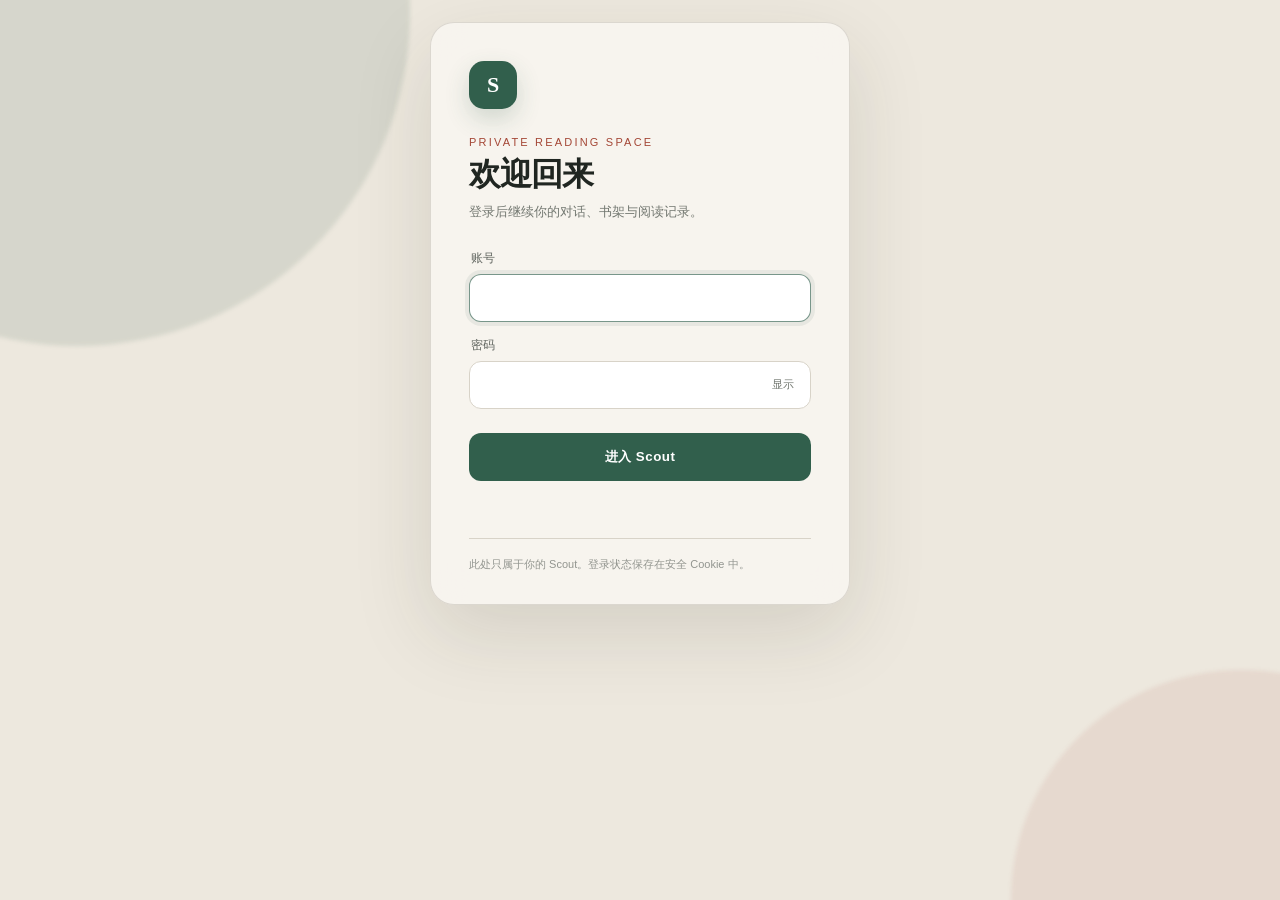
<file: web/login.html>
<!doctype html>
<html lang="zh-CN">
<head>
  <meta charset="utf-8">
  <meta name="viewport" content="width=device-width, initial-scale=1, viewport-fit=cover">
  <meta name="theme-color" content="#ede8de">
  <title>登录 · Scout</title>
  <style>
    :root { color-scheme: light; --ink:#202621; --soft:#737871; --moss:#315f4c; --dark:#244839; --paper:#f8f5ef; --line:#d8d3c8; --red:#a44736; }
    * { box-sizing:border-box; }
    html, body { min-height:100%; margin:0; }
    body { display:grid; place-items:center; overflow:hidden; padding:22px; color:var(--ink); background:#ede8de; font-family:Inter,"Noto Sans SC","PingFang SC",sans-serif; }
    body::before, body::after { content:""; position:fixed; border-radius:999px; filter:blur(2px); pointer-events:none; }
    body::before { width:52vw; height:52vw; left:-20vw; top:-25vw; background:rgba(49,95,76,.12); }
    body::after { width:36vw; height:36vw; right:-15vw; bottom:-18vw; background:rgba(164,71,54,.09); }
    main { position:relative; z-index:1; width:min(420px,100%); padding:38px 38px 32px; border:1px solid rgba(93,87,74,.18); border-radius:24px; background:rgba(248,245,239,.92); box-shadow:0 28px 80px rgba(48,44,34,.13); backdrop-filter:blur(18px); }
    .mark { width:48px; height:48px; display:grid; place-items:center; border-radius:15px; color:white; background:var(--moss); font:600 22px Georgia,serif; box-shadow:0 10px 24px rgba(49,95,76,.2); }
    .eyebrow { display:block; margin-top:27px; color:var(--red); font-size:11px; letter-spacing:.2em; }
    h1 { margin:8px 0 8px; font:600 32px/1.15 Georgia,"Noto Serif SC",serif; letter-spacing:-.03em; }
    .intro { margin:0 0 27px; color:var(--soft); font-size:13px; line-height:1.7; }
    label { display:block; margin-top:15px; }
    label span { display:block; margin:0 0 7px 2px; color:#5f645e; font-size:12px; }
    .field { position:relative; }
    input { width:100%; height:48px; padding:0 14px; border:1px solid var(--line); border-radius:12px; outline:none; color:var(--ink); background:#fff; font:500 14px inherit; transition:.18s; }
    input:focus { border-color:rgba(49,95,76,.65); box-shadow:0 0 0 4px rgba(49,95,76,.08); }
    .field input { padding-right:58px; }
    .reveal { position:absolute; right:7px; top:7px; height:34px; padding:0 10px; border:0; border-radius:8px; color:var(--soft); background:transparent; cursor:pointer; font-size:11px; }
    .reveal:hover { background:#f0ede7; }
    .submit { width:100%; height:48px; margin-top:24px; border:0; border-radius:12px; color:#fff; background:var(--moss); cursor:pointer; font-weight:700; letter-spacing:.04em; transition:.18s; }
    .submit:hover { background:var(--dark); transform:translateY(-1px); }
    .submit:disabled { opacity:.6; cursor:wait; transform:none; }
    .error { min-height:20px; margin:12px 2px 0; color:var(--red); font-size:12px; line-height:1.5; }
    footer { margin-top:25px; padding-top:18px; border-top:1px solid var(--line); color:#92958f; font-size:11px; }
    @media (max-width:520px) { main { padding:30px 24px 26px; border-radius:20px; } h1 { font-size:29px; } }
  </style>
</head>
<body>
  <main>
    <div class="mark">S</div>
    <span class="eyebrow">PRIVATE READING SPACE</span>
    <h1>欢迎回来</h1>
    <p class="intro">登录后继续你的对话、书架与阅读记录。</p>
    <form id="login-form">
      <label><span>账号</span><input id="username" name="username" autocomplete="username" required autofocus></label>
      <label><span>密码</span><div class="field"><input id="password" name="password" type="password" autocomplete="current-password" required><button class="reveal" type="button" id="reveal">显示</button></div></label>
      <button class="submit" id="submit" type="submit">进入 Scout</button>
      <div class="error" id="error" role="alert"></div>
    </form>
    <footer>此处只属于你的 Scout。登录状态保存在安全 Cookie 中。</footer>
  </main>
  <script>
    const form = document.querySelector('#login-form');
    const password = document.querySelector('#password');
    const reveal = document.querySelector('#reveal');
    const submit = document.querySelector('#submit');
    const error = document.querySelector('#error');
    const params = new URLSearchParams(location.search);
    const requested = params.get('next') || '/';
    const next = requested.startsWith('/') && !requested.startsWith('//') ? requested : '/';
    reveal.addEventListener('click', () => {
      const visible = password.type === 'text';
      password.type = visible ? 'password' : 'text';
      reveal.textContent = visible ? '显示' : '隐藏';
      password.focus();
    });
    form.addEventListener('submit', async event => {
      event.preventDefault(); error.textContent = ''; submit.disabled = true; submit.textContent = '正在登录…';
      try {
        const response = await fetch('/api/login', { method:'POST', headers:{'Content-Type':'application/json'}, body:JSON.stringify({ username:document.querySelector('#username').value, password:password.value }) });
        if (!response.ok) { const data = await response.json().catch(() => ({})); throw new Error(data.detail || '登录失败'); }
        location.replace(next);
      } catch (reason) {
        error.textContent = reason.message; password.select(); submit.disabled = false; submit.textContent = '进入 Scout';
      }
    });
  </script>
</body>
</html>
</file>
